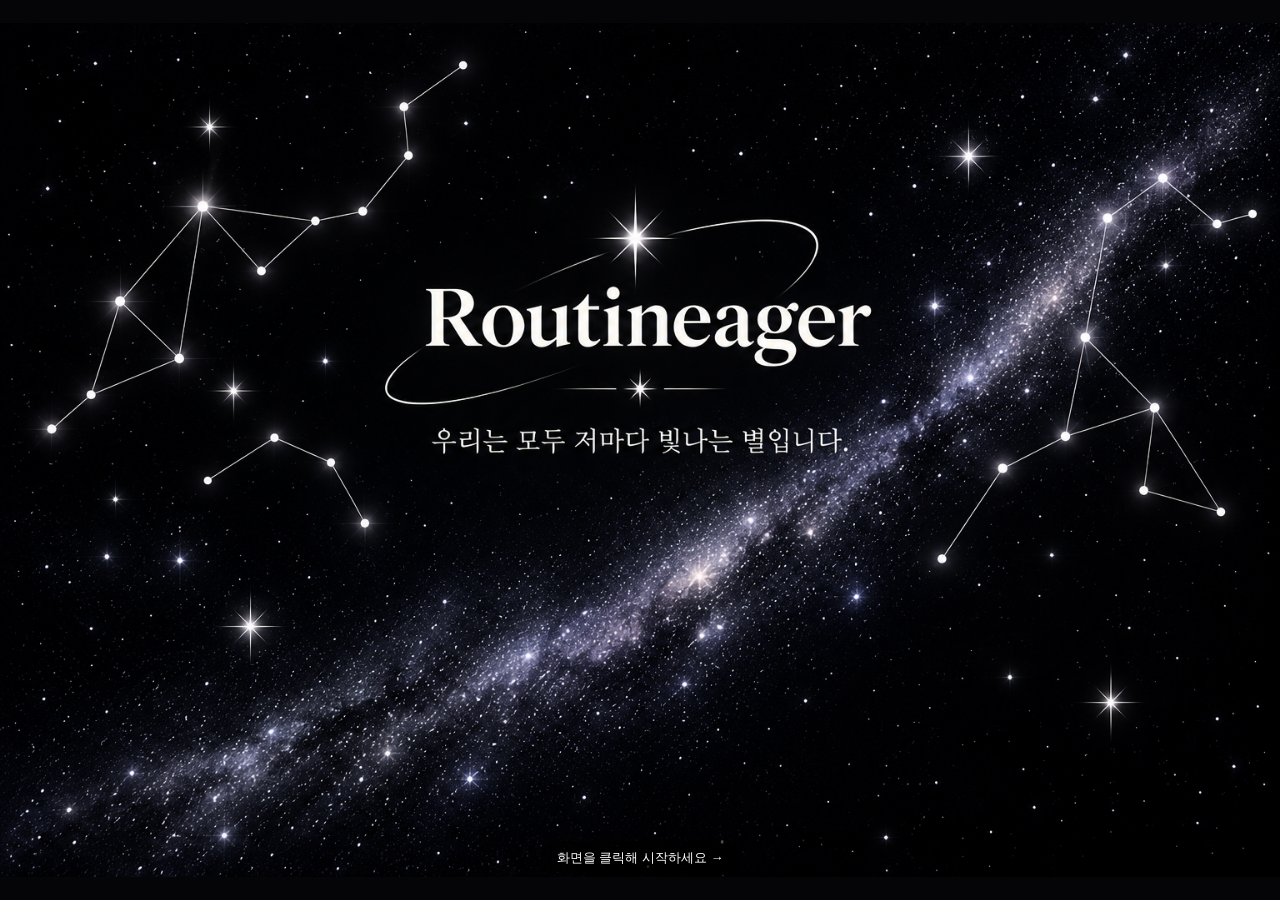
<file: index.html>
<!DOCTYPE html>
<html lang="ko">
<head>
  <meta charset="UTF-8">
  <meta name="viewport" content="width=device-width, initial-scale=1.0">
  <title>Routineager | 우리는 모두 저마다 빛나는 별입니다</title>

  <style>
    * {
      box-sizing: border-box;
    }

    body {
      margin: 0;
      background: #050508;
    }

    .intro {
      display: block;
      position: relative;
      width: 100%;
      min-height: 100vh;
      min-height: 100dvh;
      background: #050508;
      cursor: pointer;
      text-decoration: none;
    }

    .intro img {
      display: block;
      width: 100%;
      height: 100vh;
      height: 100dvh;
      object-fit: contain;
    }

    .intro-guide {
      position: absolute;
      bottom: 25px;
      left: 50%;
      transform: translateX(-50%);
      padding: 8px 16px;
      border-radius: 30px;
      background: rgba(0, 0, 0, 0.65);
      color: white;
      font-size: 13px;
      white-space: nowrap;
      font-family: sans-serif;
    }

    .intro:focus-visible {
      outline: 3px solid white;
      outline-offset: -6px;
    }
  </style>
</head>

<body>
  <a href="landing.html"
     class="intro"
     aria-label="루틴에이저 랜딩페이지로 이동하기">

    <img
      src="intro-bg.png"
      alt="별자리와 은하수 속 Routineager. 우리는 모두 저마다 빛나는 별입니다."
    >

    <span class="intro-guide">
      화면을 클릭해 시작하세요 →
    </span>
  </a>
</body>
</html>
</file>
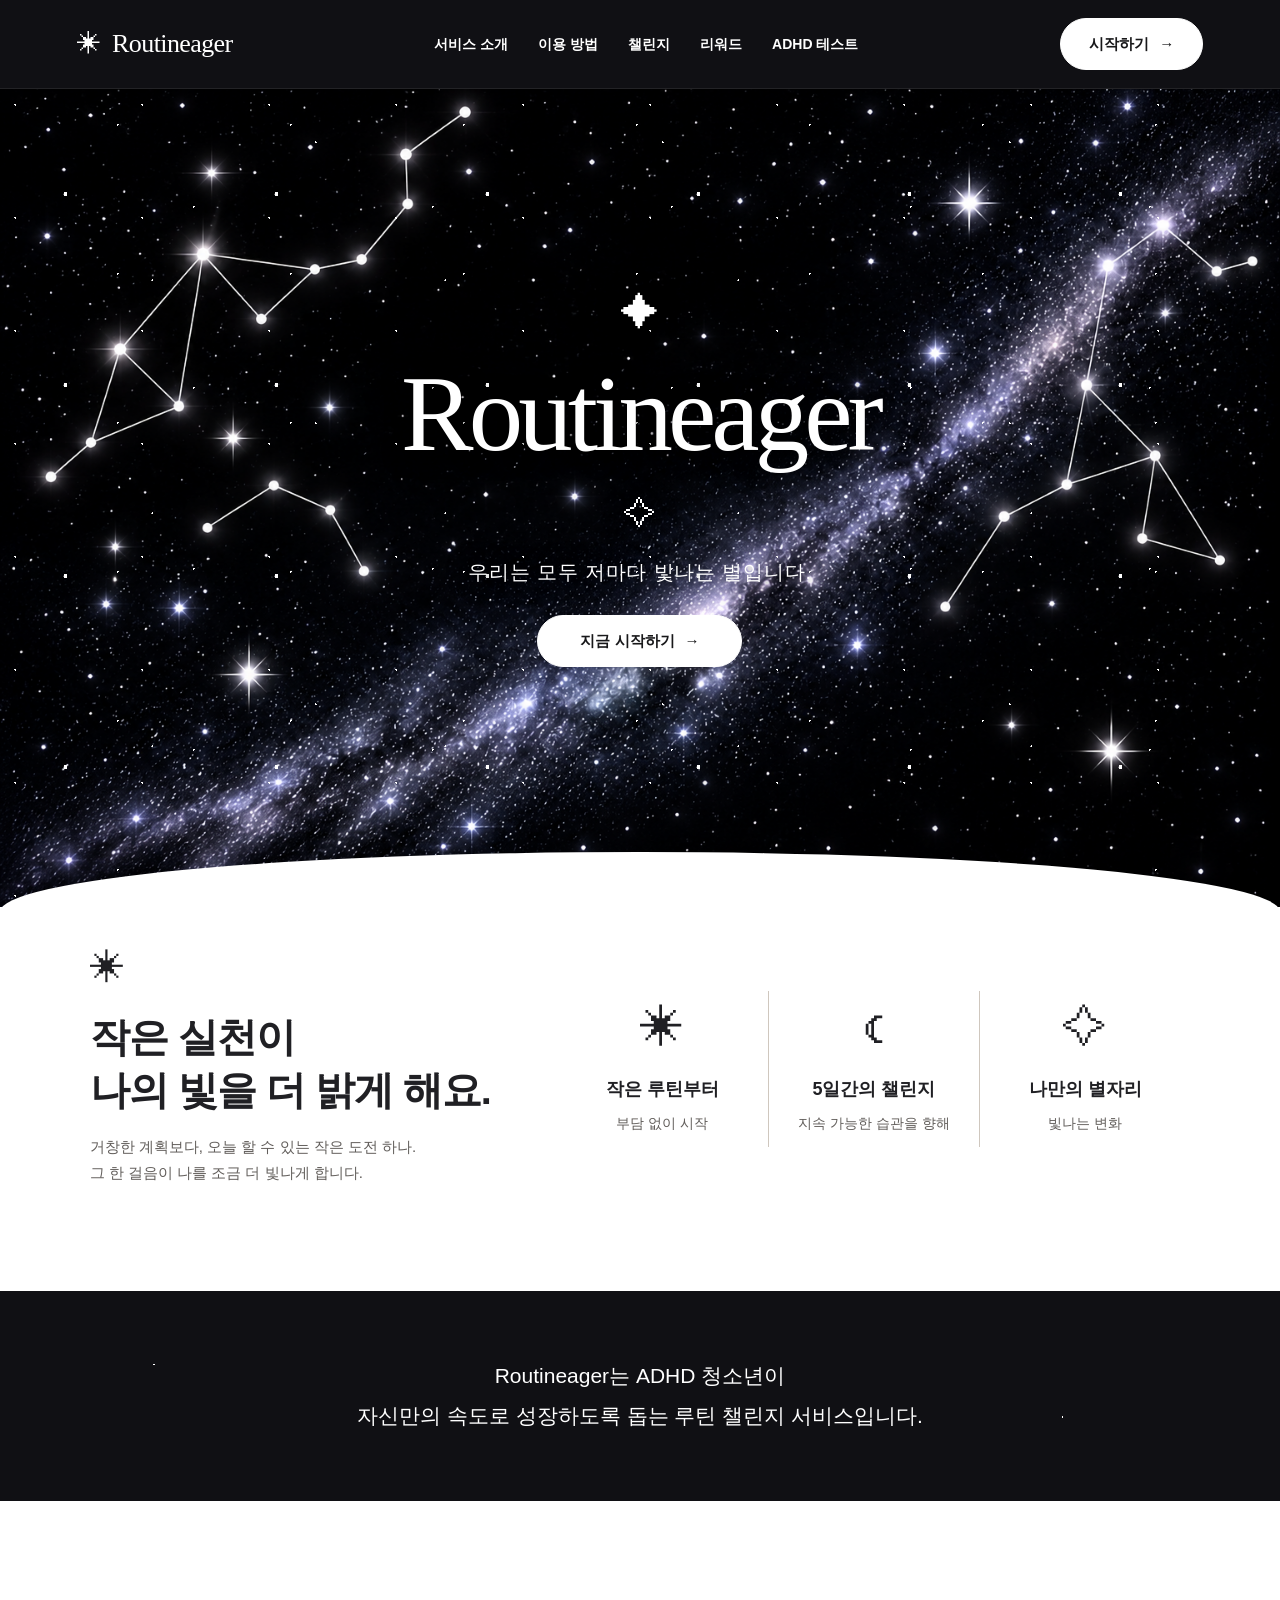
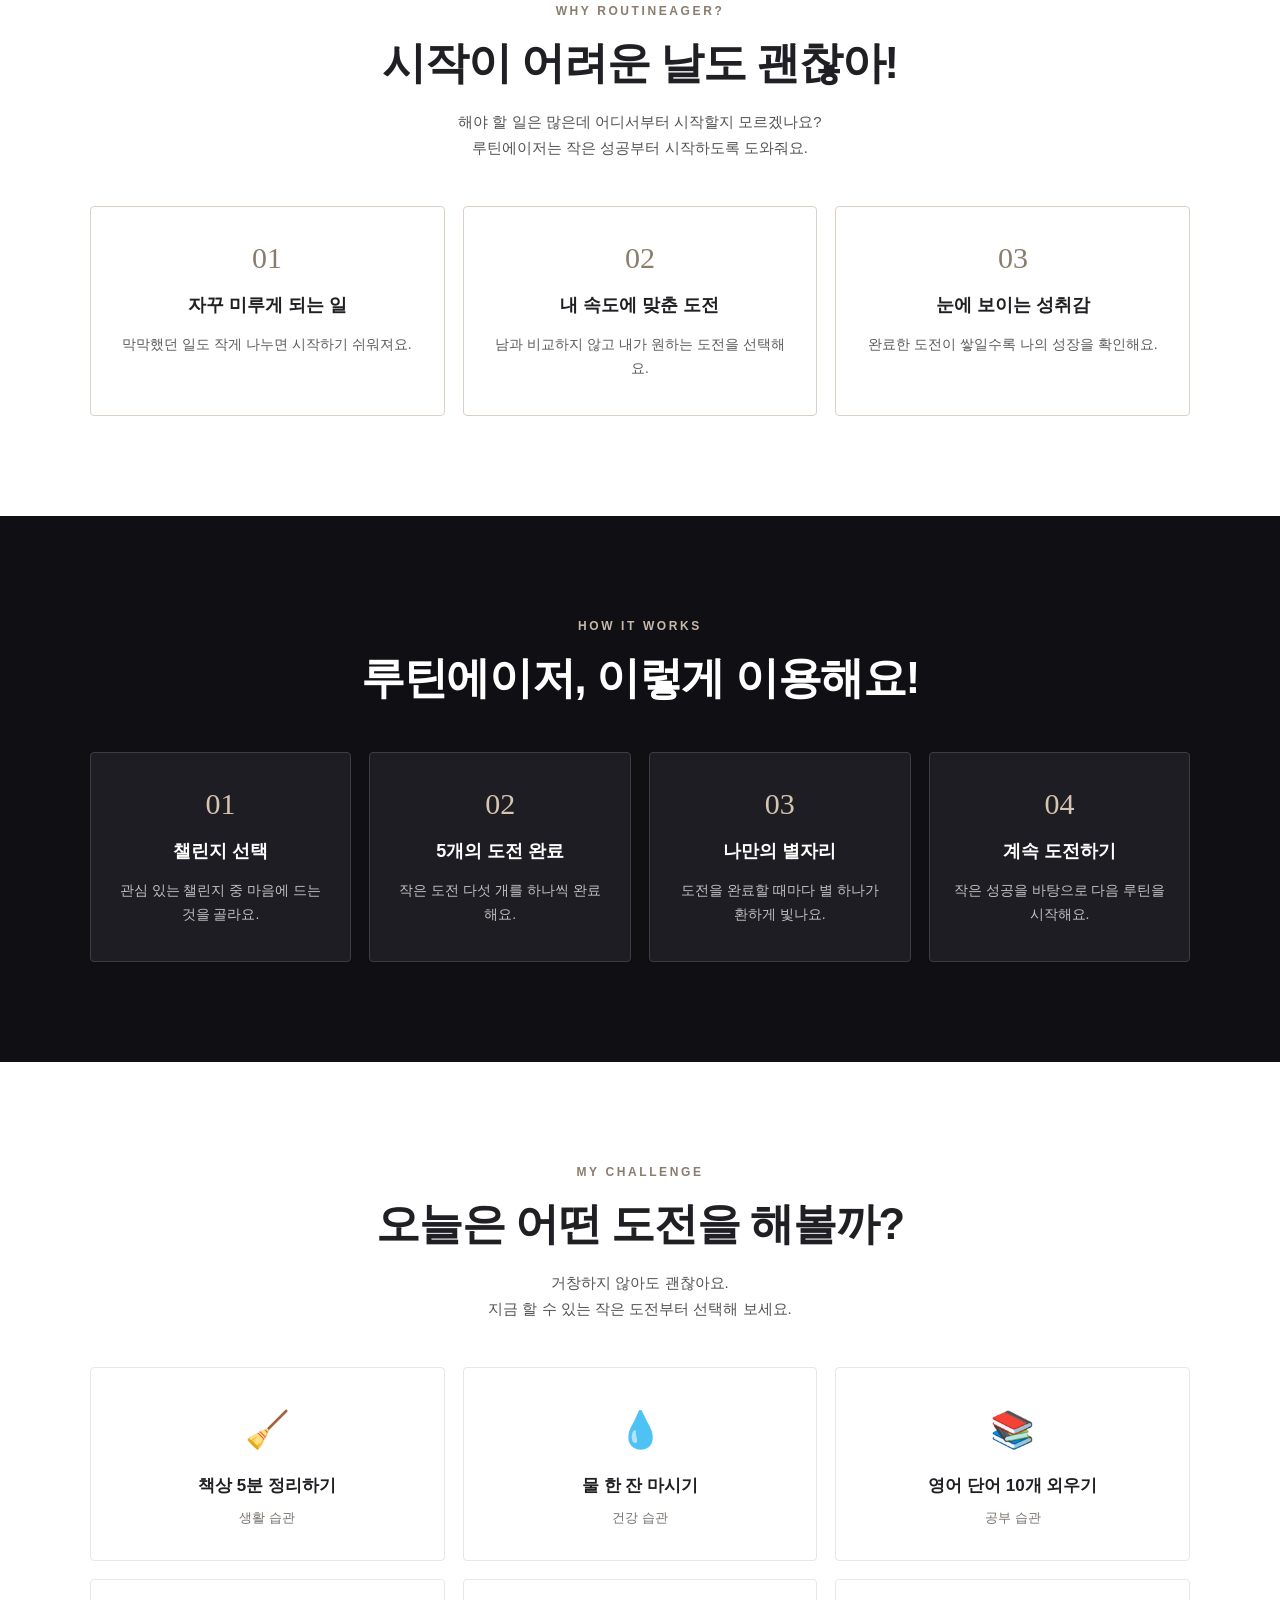
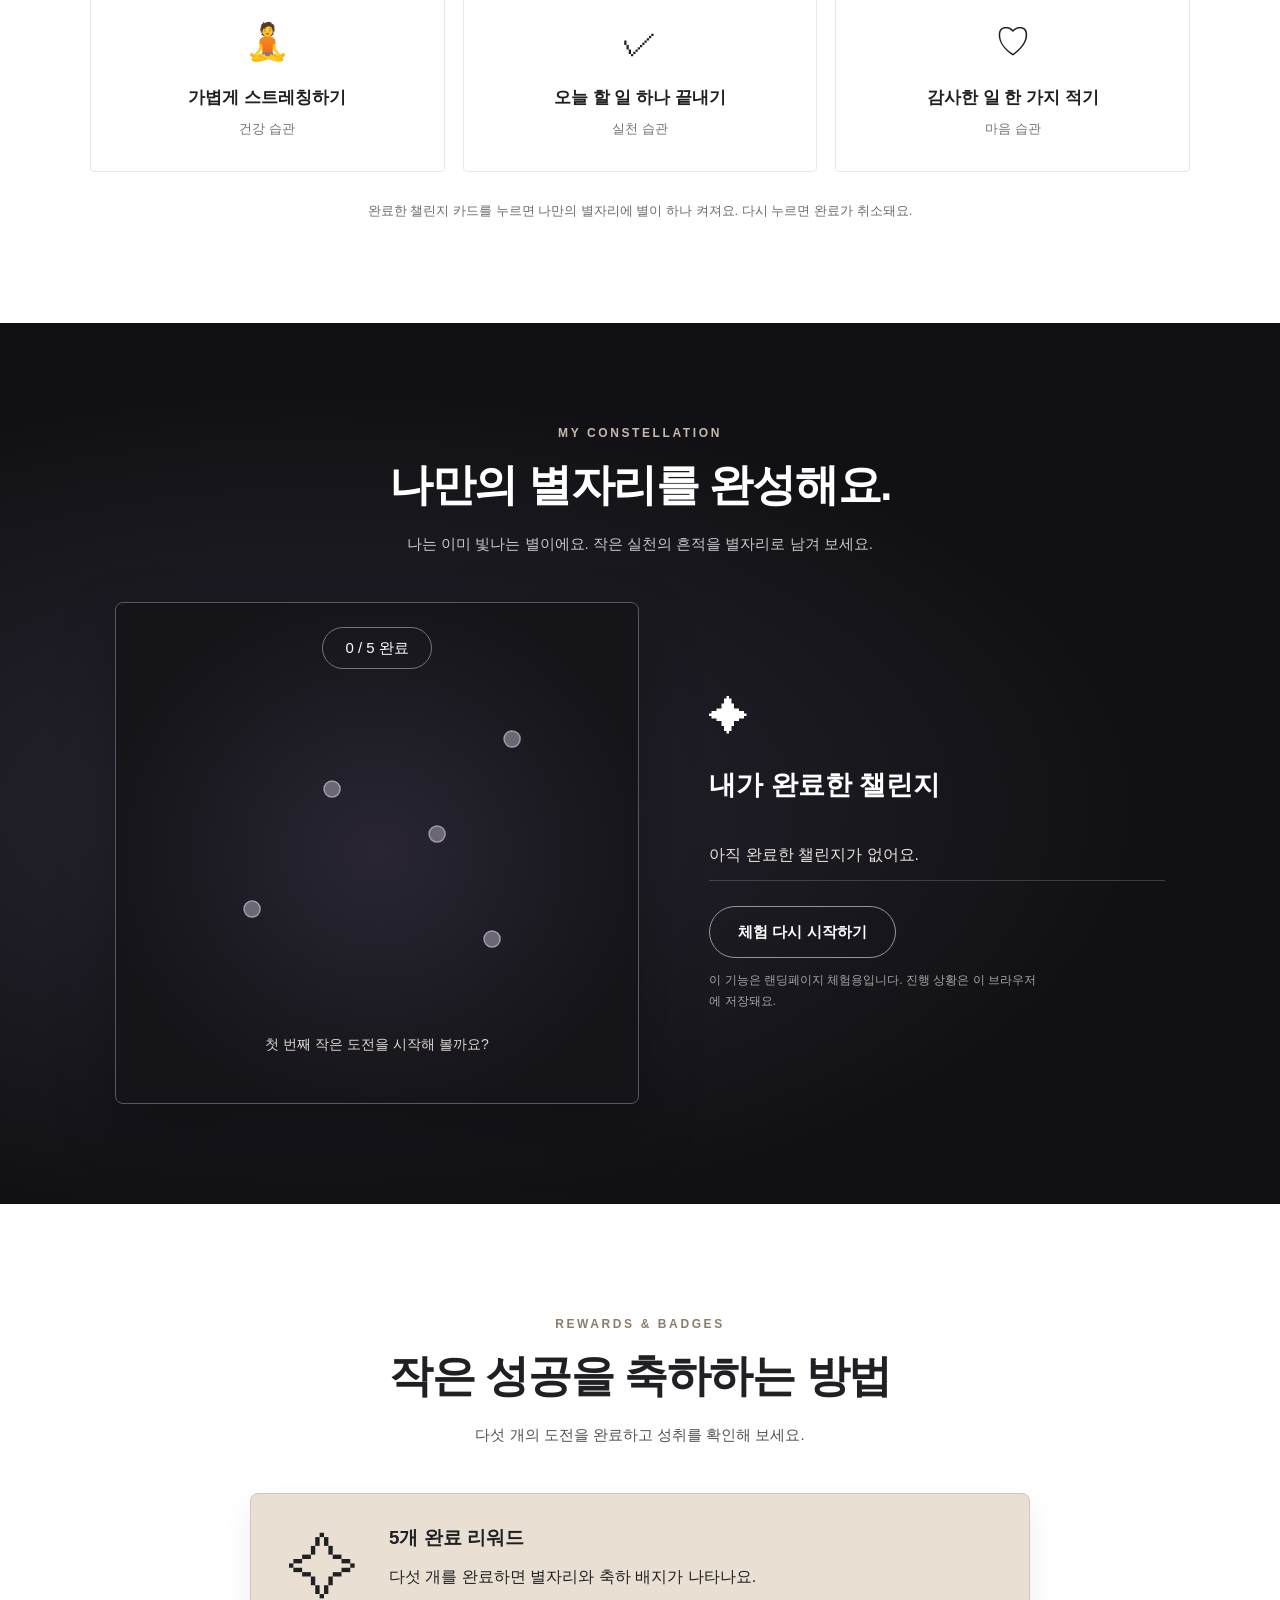
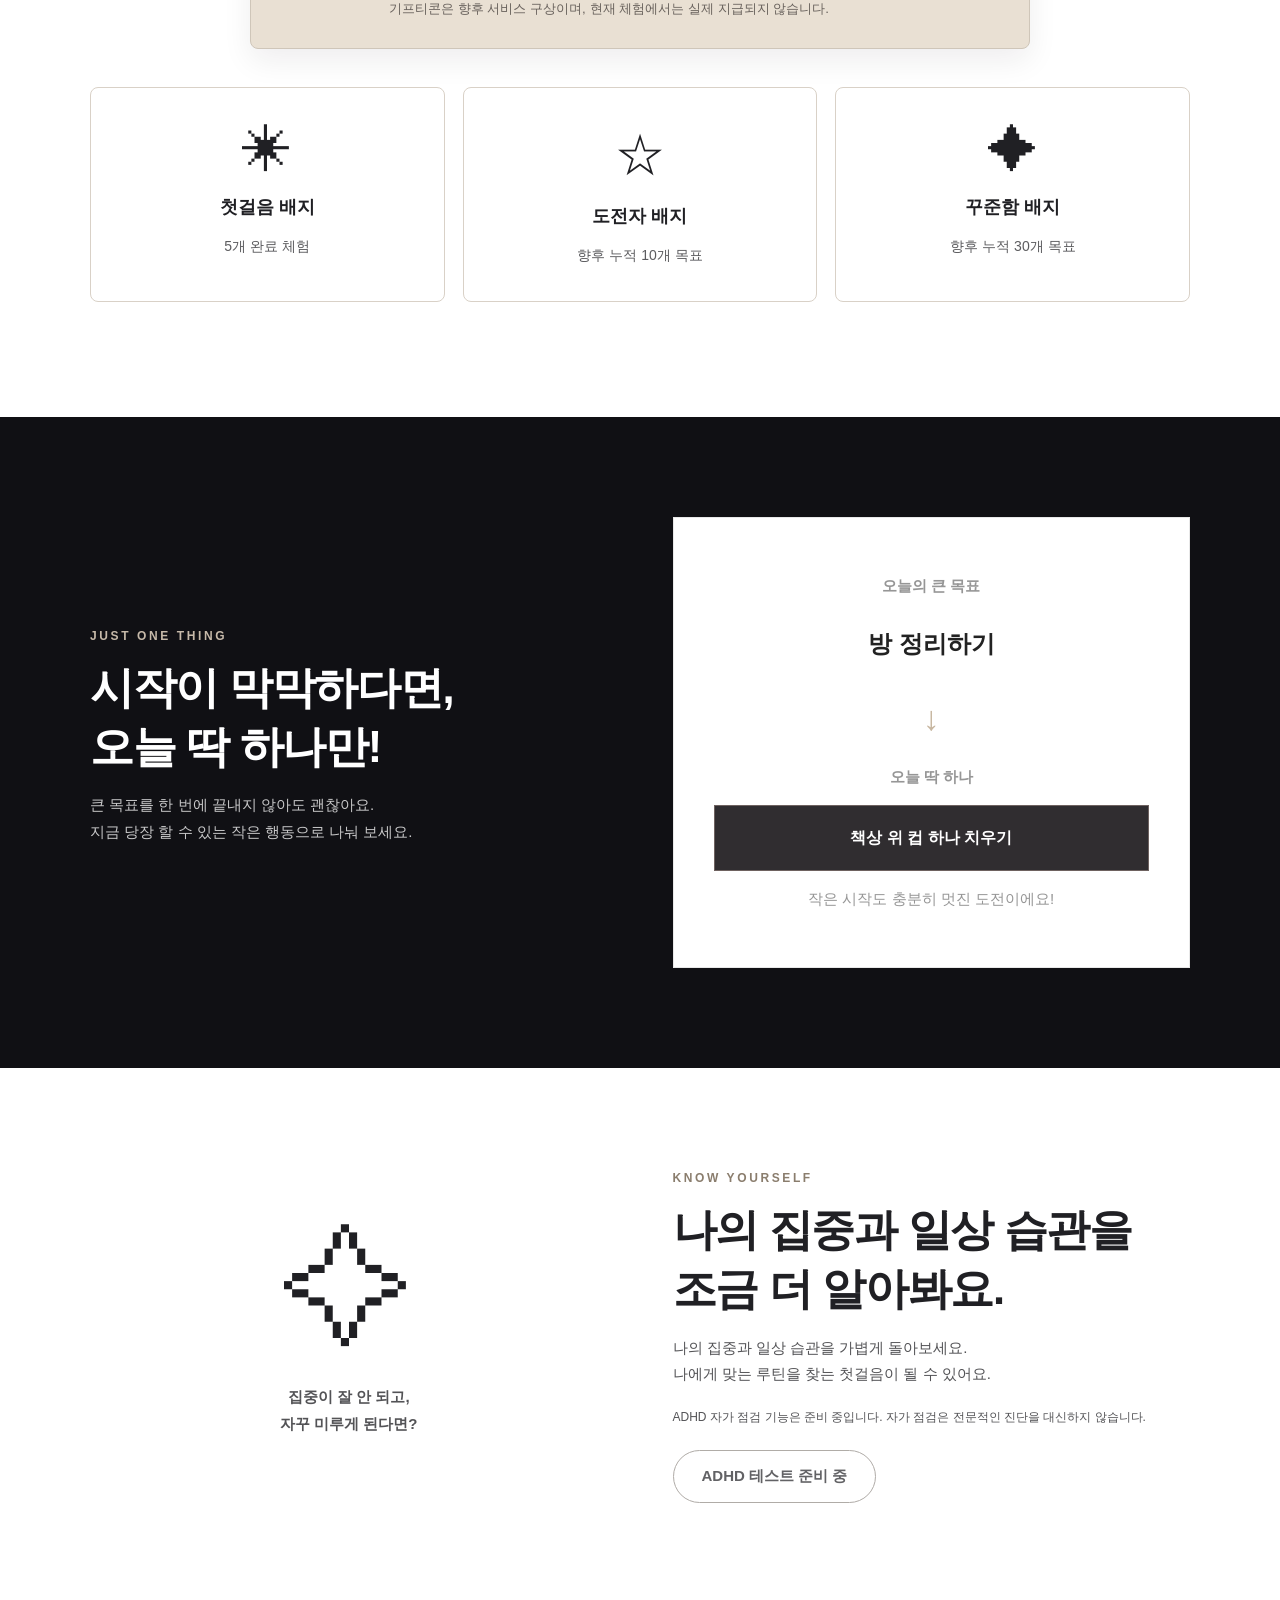
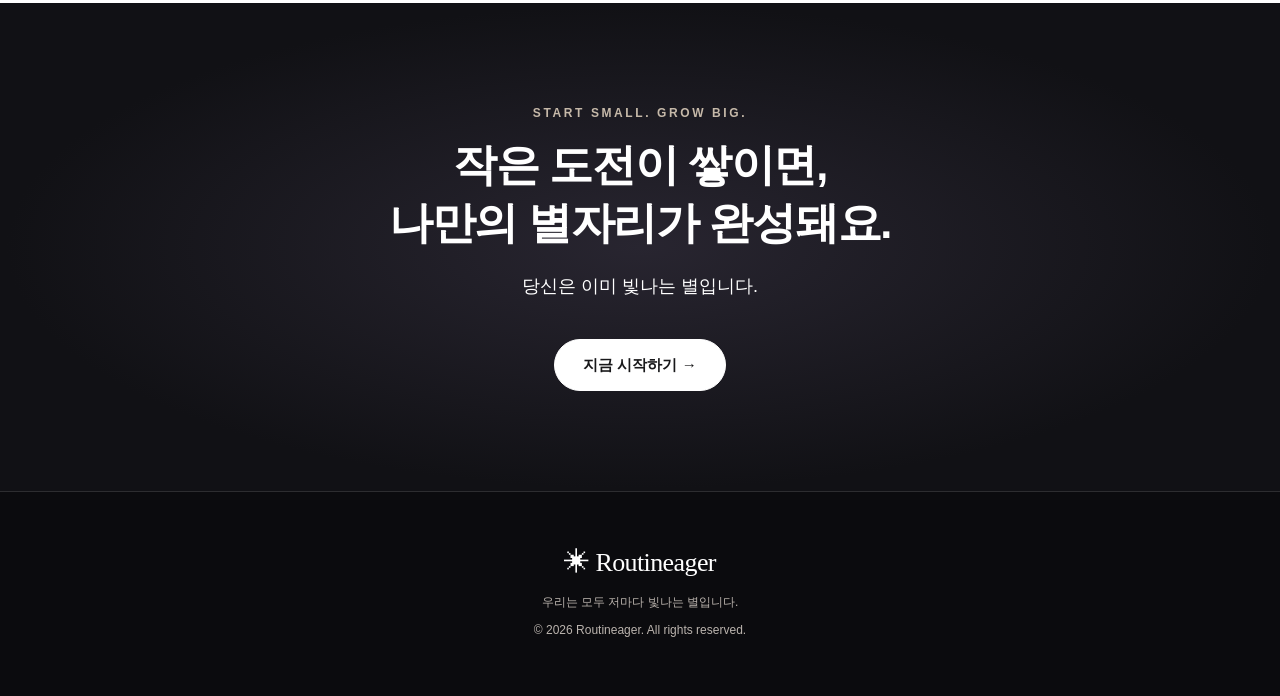
<file: landing.html>
<!doctype html>
<html lang="ko">
<head>
  <meta charset="utf-8">
  <meta name="viewport" content="width=device-width, initial-scale=1">
  <meta name="theme-color" content="#101014">
  <meta name="description" content="루틴에이저 — 우리는 모두 저마다 빛나는 별입니다. 작은 도전으로 나만의 별자리를 완성해 보세요.">
  <title>Routineager | 우리는 모두 저마다 빛나는 별입니다</title>
  <link rel="stylesheet" href="style.css">
  <script src="script.js" defer></script>
</head>
<body>
  <header class="site-header">
    <a class="logo" href="#home" aria-label="Routineager 홈"><span aria-hidden="true">✳</span> Routineager</a>
    <nav aria-label="주요 메뉴">
      <a href="#about">서비스 소개</a><a href="#how">이용 방법</a><a href="#challenge">챌린지</a><a href="#reward">리워드</a><a href="#test">ADHD 테스트</a>
    </nav>
    <a class="btn btn-light header-btn" href="#challenge">시작하기 <span aria-hidden="true">→</span></a>
  </header>
  <main>
    <section id="home" class="hero">
      <div class="night-sky" aria-hidden="true">
        <div class="galaxy"></div>
        <svg class="sky-constellations" viewBox="0 0 1440 650" preserveAspectRatio="xMidYMid slice">
          <g class="sky-lines">
            <polyline points="50,470 125,405 155,295 255,195 315,270 375,215 450,225 500,155 498,75 550,40"/>
            <polyline points="1110,475 1160,400 1240,365 1295,290 1250,235 1300,155 1370,215 1420,205"/>
            <polyline points="1160,400 1275,470 1295,290 1375,395 1420,445"/>
            <polyline points="270,500 325,455 385,485 410,540"/>
          </g>
          <g class="sky-nodes">
            <circle cx="50" cy="470" r="3"/><circle cx="125" cy="405" r="4"/><circle cx="155" cy="295" r="4"/><circle cx="255" cy="195" r="6"/><circle cx="315" cy="270" r="3"/><circle cx="375" cy="215" r="4"/><circle cx="450" cy="225" r="3"/><circle cx="500" cy="155" r="3"/><circle cx="498" cy="75" r="3"/><circle cx="550" cy="40" r="3"/>
            <circle cx="1110" cy="475" r="3"/><circle cx="1160" cy="400" r="4"/><circle cx="1240" cy="365" r="4"/><circle cx="1295" cy="290" r="5"/><circle cx="1250" cy="235" r="4"/><circle cx="1300" cy="155" r="4"/><circle cx="1370" cy="215" r="4"/><circle cx="1420" cy="205" r="3"/><circle cx="1275" cy="470" r="4"/><circle cx="1375" cy="395" r="4"/><circle cx="1420" cy="445" r="4"/>
            <circle cx="270" cy="500" r="3"/><circle cx="325" cy="455" r="4"/><circle cx="385" cy="485" r="3"/><circle cx="410" cy="540" r="3"/>
          </g>
          <g class="sky-sparkles"><path d="M740 90 v-32 M740 90 v32 M708 90 h64 M720 70 l40 40 M760 70 l-40 40"/><path d="M1080 250 v-24 M1080 250 v24 M1056 250 h48 M1063 233 l34 34 M1097 233 l-34 34"/><path d="M290 365 v-16 M290 365 v16 M274 365 h32"/></g>
        </svg>
      </div>
      <div class="hero-content">
        <span class="hero-ornament" aria-hidden="true">✦</span>
        <h1>Routineager</h1>
        <div class="title-star" aria-hidden="true">✧</div>
        <p>우리는 모두 저마다 빛나는 별입니다.</p>
        <a href="#challenge" class="btn btn-light hero-btn">지금 시작하기 <span aria-hidden="true">→</span></a>
      </div>
    </section>

    <section class="intro-band" aria-label="루틴에이저가 전하는 이야기">
      <div class="intro-copy"><span class="intro-symbol" aria-hidden="true">✳</span><h2>작은 실천이<br>나의 빛을 더 밝게 해요.</h2><p>거창한 계획보다, 오늘 할 수 있는 작은 도전 하나.<br>그 한 걸음이 나를 조금 더 빛나게 합니다.</p></div>
      <div class="intro-features">
        <div><span aria-hidden="true">✳</span><h3>작은 루틴부터</h3><p>부담 없이 시작</p></div>
        <div><span aria-hidden="true">☾</span><h3>5일간의 챌린지</h3><p>지속 가능한 습관을 향해</p></div>
        <div><span aria-hidden="true">✧</span><h3>나만의 별자리</h3><p>빛나는 변화</p></div>
      </div>
    </section>
    <div class="brand-statement"><p>Routineager는 ADHD 청소년이<br>자신만의 속도로 성장하도록 돕는 루틴 챌린지 서비스입니다.</p></div>

    <section id="about" class="section section-ivory">
      <div class="section-heading"><p class="eyebrow">WHY ROUTINEAGER?</p><h2>시작이 어려운 날도 괜찮아!</h2><p>해야 할 일은 많은데 어디서부터 시작할지 모르겠나요?<br>루틴에이저는 작은 성공부터 시작하도록 도와줘요.</p></div>
      <div class="grid grid-three">
        <article class="info-card"><span class="card-number">01</span><h3>자꾸 미루게 되는 일</h3><p>막막했던 일도 작게 나누면 시작하기 쉬워져요.</p></article>
        <article class="info-card"><span class="card-number">02</span><h3>내 속도에 맞춘 도전</h3><p>남과 비교하지 않고 내가 원하는 도전을 선택해요.</p></article>
        <article class="info-card"><span class="card-number">03</span><h3>눈에 보이는 성취감</h3><p>완료한 도전이 쌓일수록 나의 성장을 확인해요.</p></article>
      </div>
    </section>
    <section id="how" class="section section-dark">
      <div class="section-heading"><p class="eyebrow">HOW IT WORKS</p><h2>루틴에이저, 이렇게 이용해요!</h2></div>
      <div class="grid grid-four">
        <article class="info-card"><span class="card-number">01</span><h3>챌린지 선택</h3><p>관심 있는 챌린지 중 마음에 드는 것을 골라요.</p></article>
        <article class="info-card"><span class="card-number">02</span><h3>5개의 도전 완료</h3><p>작은 도전 다섯 개를 하나씩 완료해요.</p></article>
        <article class="info-card"><span class="card-number">03</span><h3>나만의 별자리</h3><p>도전을 완료할 때마다 별 하나가 환하게 빛나요.</p></article>
        <article class="info-card"><span class="card-number">04</span><h3>계속 도전하기</h3><p>작은 성공을 바탕으로 다음 루틴을 시작해요.</p></article>
      </div>
    </section>
    <section id="challenge" class="section section-ivory">
      <div class="section-heading"><p class="eyebrow">MY CHALLENGE</p><h2>오늘은 어떤 도전을 해볼까?</h2><p>거창하지 않아도 괜찮아요.<br>지금 할 수 있는 작은 도전부터 선택해 보세요.</p></div>
      <div id="challenge-list" class="grid grid-three challenge-grid">
        <button type="button" class="challenge-card" data-challenge="책상 5분 정리하기" aria-pressed="false"><span class="challenge-icon">🧹</span><strong>책상 5분 정리하기</strong><small>생활 습관</small></button>
        <button type="button" class="challenge-card" data-challenge="물 한 잔 마시기" aria-pressed="false"><span class="challenge-icon">💧</span><strong>물 한 잔 마시기</strong><small>건강 습관</small></button>
        <button type="button" class="challenge-card" data-challenge="영어 단어 10개 외우기" aria-pressed="false"><span class="challenge-icon">📚</span><strong>영어 단어 10개 외우기</strong><small>공부 습관</small></button>
        <button type="button" class="challenge-card" data-challenge="가볍게 스트레칭하기" aria-pressed="false"><span class="challenge-icon">🧘</span><strong>가볍게 스트레칭하기</strong><small>건강 습관</small></button>
        <button type="button" class="challenge-card" data-challenge="오늘 할 일 하나 끝내기" aria-pressed="false"><span class="challenge-icon">✓</span><strong>오늘 할 일 하나 끝내기</strong><small>실천 습관</small></button>
        <button type="button" class="challenge-card" data-challenge="감사한 일 한 가지 적기" aria-pressed="false"><span class="challenge-icon">♡</span><strong>감사한 일 한 가지 적기</strong><small>마음 습관</small></button>
      </div>
      <p class="challenge-hint">완료한 챌린지 카드를 누르면 나만의 별자리에 별이 하나 켜져요. 다시 누르면 완료가 취소돼요.</p>
    </section>
    <section id="progress-section" class="section section-dark constellation-section">
      <div class="section-heading"><p class="eyebrow">MY CONSTELLATION</p><h2>나만의 별자리를 완성해요.</h2><p>나는 이미 빛나는 별이에요. 작은 실천의 흔적을 별자리로 남겨 보세요.</p></div>
      <div class="progress-layout">
        <div class="constellation-panel"><div class="progress-count" id="progress" aria-live="polite">0 / 5 완료</div>
          <svg id="my-constellation" viewBox="0 0 400 340" role="img" aria-label="다섯 개의 도전으로 완성하는 별자리. 현재 완료 0개">
            <g class="constellation-links"><line x1="75" y1="240" x2="155" y2="120"/><line x1="155" y1="120" x2="260" y2="165"/><line x1="260" y1="165" x2="335" y2="70"/><line x1="335" y1="70" x2="315" y2="270"/><line x1="315" y1="270" x2="75" y2="240"/></g>
            <g class="constellation-stars"><circle cx="75" cy="240" r="8"/><circle cx="155" cy="120" r="8"/><circle cx="260" cy="165" r="8"/><circle cx="335" cy="70" r="8"/><circle cx="315" cy="270" r="8"/></g>
          </svg>
          <p id="progress-message" aria-live="polite">첫 번째 작은 도전을 시작해 볼까요?</p>
        </div>
        <div class="progress-details"><span class="mini-star" aria-hidden="true">✦</span><h3>내가 완료한 챌린지</h3><ul id="completed-list" aria-live="polite"><li class="empty-message">아직 완료한 챌린지가 없어요.</li></ul><button id="reset-btn" class="btn btn-outline-light" type="button">체험 다시 시작하기</button><p class="demo-note">이 기능은 랜딩페이지 체험용입니다. 진행 상황은 이 브라우저에 저장돼요.</p></div>
      </div>
    </section>
    <section id="reward" class="section section-ivory">
      <div class="section-heading"><p class="eyebrow">REWARDS & BADGES</p><h2>작은 성공을 축하하는 방법</h2><p>다섯 개의 도전을 완료하고 성취를 확인해 보세요.</p></div>
      <div class="reward-highlight"><span aria-hidden="true">✧</span><div><h3>5개 완료 리워드</h3><p>다섯 개를 완료하면 별자리와 축하 배지가 나타나요.</p><small>기프티콘은 향후 서비스 구상이며, 현재 체험에서는 실제 지급되지 않습니다.</small></div></div>
      <div class="grid grid-three badge-grid"><article class="info-card"><span class="badge-icon">✳</span><h3>첫걸음 배지</h3><p>5개 완료 체험</p></article><article class="info-card"><span class="badge-icon">☆</span><h3>도전자 배지</h3><p>향후 누적 10개 목표</p></article><article class="info-card"><span class="badge-icon">✦</span><h3>꾸준함 배지</h3><p>향후 누적 30개 목표</p></article></div>
    </section>
    <section id="one-thing" class="section section-dark"><div class="split-layout"><div><p class="eyebrow">JUST ONE THING</p><h2>시작이 막막하다면,<br>오늘 딱 하나만!</h2><p>큰 목표를 한 번에 끝내지 않아도 괜찮아요.<br>지금 당장 할 수 있는 작은 행동으로 나눠 보세요.</p></div><div class="one-thing-card"><p class="task-label">오늘의 큰 목표</p><h3>방 정리하기</h3><div class="task-arrow">↓</div><p class="task-label">오늘 딱 하나</p><div class="tiny-task">책상 위 컵 하나 치우기</div><p>작은 시작도 충분히 멋진 도전이에요!</p></div></div></section>
    <section id="test" class="section section-ivory"><div class="split-layout test-layout"><div class="test-visual"><span aria-hidden="true">✧</span><p>집중이 잘 안 되고,<br>자꾸 미루게 된다면?</p></div><div><p class="eyebrow">KNOW YOURSELF</p><h2>나의 집중과 일상 습관을<br>조금 더 알아봐요.</h2><p>나의 집중과 일상 습관을 가볍게 돌아보세요.<br>나에게 맞는 루틴을 찾는 첫걸음이 될 수 있어요.</p><p class="test-notice">ADHD 자가 점검 기능은 준비 중입니다. 자가 점검은 전문적인 진단을 대신하지 않습니다.</p><span class="btn btn-outline-dark test-placeholder">ADHD 테스트 준비 중</span></div></div></section>
    <section id="start" class="final-cta"><p class="eyebrow">START SMALL. GROW BIG.</p><h2>작은 도전이 쌓이면,<br>나만의 별자리가 완성돼요.</h2><p>당신은 이미 빛나는 별입니다.</p><a class="btn btn-light" href="#challenge">지금 시작하기 →</a></section>
  </main>
  <footer class="site-footer"><div class="footer-brand">✳ Routineager</div><p>우리는 모두 저마다 빛나는 별입니다.</p><p>© 2026 Routineager. All rights reserved.</p></footer>
  <div id="success-modal" class="modal-overlay" hidden><div class="success-modal" role="dialog" aria-modal="true" aria-labelledby="success-title"><div class="success-emoji" aria-hidden="true">✦</div><h2 id="success-title">나만의 별자리 완성!</h2><p>작은 도전 다섯 개를 완료했어요.<br>오늘 남긴 다섯 걸음을 축하해요!</p><div class="success-badge">✳ 첫 번째 별자리 배지 획득!</div><p class="reward-notice">현재는 체험용 화면으로 실제 기프티콘은 지급되지 않아요.</p><button id="close-modal" type="button" class="btn btn-dark">별자리 보러 가기</button></div></div>
</body>
</html>
</file>
<file: style.css>
:root{--night:#101014;--night2:#19191e;--ivory:#f6f1e9;--paper:#fffdf9;--ink:#202024;--muted:#716c69;--line:#ded8cf;--silver:#d5d0d0}
*{box-sizing:border-box}html{scroll-behavior:smooth}body{margin:0;font-family:"Apple SD Gothic Neo","Malgun Gothic",sans-serif;line-height:1.75;background:var(--night);color:var(--ink);overflow-wrap:break-word}a{color:inherit;text-decoration:none}button{font:inherit}button,a{-webkit-tap-highlight-color:transparent}a:focus-visible,button:focus-visible{outline:3px solid #b6a68d;outline-offset:4px}section{scroll-margin-top:90px}.btn{display:inline-flex;align-items:center;justify-content:center;gap:10px;min-height:48px;padding:12px 28px;border-radius:100px;font-size:15px;font-weight:700;cursor:pointer;transition:transform .2s,background .2s}.btn:hover{transform:translateY(-2px)}.btn-light{background:var(--ivory);color:#18181a;border:1px solid var(--ivory)}.btn-light:hover{background:#e6ddd0}.btn-outline-light{background:transparent;color:var(--ivory);border:1px solid #99949a}.btn-outline-light:hover{background:#333238}.btn-outline-dark{border:1px solid #8f8983;background:transparent;color:var(--ink)}.btn-dark{background:var(--night);color:var(--ivory);border:1px solid var(--night)}
.site-header{position:relative;z-index:5;display:flex;align-items:center;justify-content:space-between;gap:24px;padding:18px 6%;background:var(--night);color:var(--ivory);border-bottom:1px solid #ffffff14}.logo,.footer-brand{font-family:Georgia,"Times New Roman",serif;font-size:26px;letter-spacing:-.6px;white-space:nowrap}.logo span{font-family:serif;margin-right:6px;font-size:24px}.site-header nav{display:flex;gap:30px;align-items:center}.site-header nav a{font-size:14px;font-weight:600;white-space:nowrap}.site-header nav a:hover{color:#d0c2b0}.header-btn{min-height:44px;white-space:nowrap}
.hero{position:relative;isolation:isolate;min-height:580px;display:grid;place-items:center;overflow:hidden;background:radial-gradient(ellipse at 52% 60%,#222129 0%,#141419 42%,#0d0d10 88%);color:var(--ivory);text-align:center}.night-sky{position:absolute;inset:0;z-index:-1;pointer-events:none;background-image:radial-gradient(1px 1px at 12% 14%,#fff 95%,transparent),radial-gradient(1px 1px at 68% 24%,#fff 95%,transparent),radial-gradient(2px 2px at 31% 55%,#fff 95%,transparent),radial-gradient(1px 1px at 81% 65%,#fff 95%,transparent),radial-gradient(1px 1px at 52% 82%,#fff 95%,transparent),radial-gradient(1px 1px at 91% 19%,#fff 95%,transparent);background-size:127px 113px,173px 149px,211px 191px,239px 181px,293px 233px,347px 281px}.galaxy{position:absolute;width:110%;height:180px;left:10%;top:38%;transform:rotate(-27deg);opacity:.72;filter:blur(9px);background:radial-gradient(ellipse at 50% 50%,#ffffff45 0%,#aaa8c044 9%,#ffffff12 22%,transparent 62%);mask-image:linear-gradient(90deg,transparent,#000 30%,#000 70%,transparent)}.galaxy:after{content:"";position:absolute;inset:-50px;background-image:radial-gradient(1px 1px at 15% 40%,white 95%,transparent),radial-gradient(1px 1px at 30% 70%,white 95%,transparent),radial-gradient(1px 1px at 45% 30%,white 95%,transparent),radial-gradient(1px 1px at 65% 60%,white 95%,transparent),radial-gradient(1px 1px at 82% 35%,white 95%,transparent);background-size:19px 23px,29px 31px,37px 43px,47px 41px,61px 53px}.sky-constellations{position:absolute;width:100%;height:100%;inset:0}.sky-lines{fill:none;stroke:#e9e8ed;stroke-width:1;stroke-opacity:.66}.sky-nodes{fill:#fff;filter:drop-shadow(0 0 6px #fff)}.sky-sparkles{fill:none;stroke:#fff;stroke-width:1.2;filter:drop-shadow(0 0 7px #fff)}.hero-content{position:relative;z-index:1;padding:95px 20px 140px;text-shadow:0 2px 25px #000}.hero-ornament{font-size:38px;color:#fff;display:block;margin-bottom:8px}.hero h1{margin:0;font:400 clamp(54px,8.5vw,112px)/1.1 Georgia,"Times New Roman",serif;letter-spacing:-.045em}.title-star{font-size:32px;margin:12px 0 3px}.hero-content p{margin:10px 0 25px;font-size:clamp(15px,1.8vw,20px);letter-spacing:.04em}.hero-btn{min-width:205px;text-shadow:none}
.intro-band{position:relative;z-index:1;margin-top:-55px;padding:85px 7% 90px;display:grid;grid-template-columns:1.3fr 2fr;align-items:center;gap:55px;background:var(--ivory);border-radius:50% 50% 0 0 / 60px 60px 0 0}.intro-copy{max-width:420px}.intro-symbol{font-size:35px}.intro-copy h2{font-size:clamp(28px,3.1vw,43px);line-height:1.35;letter-spacing:-1px;margin:12px 0 16px}.intro-copy p{color:#625e5b;font-size:15px}.intro-features{display:grid;grid-template-columns:repeat(3,minmax(0,1fr));text-align:center}.intro-features>div{padding:12px 18px}.intro-features>div+div{border-left:1px solid #cfc7be}.intro-features span{display:block;font:44px Georgia,serif;margin-bottom:20px}.intro-features h3{font-size:18px;margin:0 0 5px}.intro-features p{margin:0;color:#625e5b;font-size:14px}.brand-statement{padding:65px 20px;background:var(--night);color:var(--ivory);text-align:center;background-image:radial-gradient(1px 1px at 12% 35%,#fff 90%,transparent),radial-gradient(1px 1px at 83% 60%,#fff 90%,transparent)}.brand-statement p{margin:0;font-size:clamp(16px,2vw,21px);line-height:1.9}
.section{padding:100px 7%}.section-ivory{background:var(--ivory);color:var(--ink)}.section-dark{background:var(--night);color:var(--ivory)}.section-heading{max-width:760px;margin:0 auto 45px;text-align:center}.eyebrow{margin:0 0 12px;font-size:12px;letter-spacing:2.6px;font-weight:800;color:#8a7d6d}.section-dark .eyebrow,.final-cta .eyebrow{color:#c6b9a9}.section-heading h2,.split-layout h2,.final-cta h2{font-size:clamp(28px,3.4vw,44px);line-height:1.35;letter-spacing:-1.3px;margin:0 0 16px}.section-heading>p:last-child,.split-layout>div>p:not(.eyebrow){font-size:15px;opacity:.77}.grid{display:grid;gap:18px;max-width:1140px;margin:0 auto}.grid-three{grid-template-columns:repeat(3,minmax(0,1fr))}.grid-four{grid-template-columns:repeat(4,minmax(0,1fr))}.info-card{padding:34px 24px;border:1px solid #d9d1c7;background:var(--paper);border-radius:4px;text-align:center}.section-dark .info-card{background:#1d1d23;border-color:#3d3b43}.card-number{display:block;font:30px Georgia,serif;color:#8a7d6d;margin-bottom:15px}.section-dark .card-number{color:#d5c5ae}.info-card h3{font-size:18px;margin:0 0 10px}.info-card p{font-size:14px;opacity:.73;margin:0}.challenge-card{min-height:185px;padding:30px 18px;border:1px solid #d6cec3;border-radius:4px;background:var(--paper);color:var(--ink);text-align:center;cursor:pointer;transition:transform .2s,border .2s,background .2s}.challenge-card:hover{transform:translateY(-3px);border-color:#93816c}.challenge-icon{display:block;font-size:36px;margin-bottom:10px}.challenge-card strong{display:block;font-size:17px}.challenge-card small{display:block;font-size:13px;color:#77716c;margin-top:6px}.challenge-card.completed{background:#e8e0d3;border-color:#8b7760}.challenge-card.completed:after{content:"✦ 완료";display:block;color:#5d4b39;font-weight:700;margin-top:8px}.challenge-hint{text-align:center;color:#716b66;font-size:13px;margin:28px auto 0;max-width:650px}
.constellation-section{background:radial-gradient(ellipse at 25% 55%,#282632,#111115 60%)}.progress-layout{display:grid;grid-template-columns:1.15fr 1fr;align-items:center;gap:70px;max-width:1050px;margin:auto}.constellation-panel{border:1px solid #5a5662;background:radial-gradient(ellipse at center,#292632,#141419 75%);padding:24px 25px 12px;text-align:center;border-radius:8px;box-shadow:0 25px 60px #0004}.progress-count{display:inline-block;padding:7px 22px;border:1px solid #77717b;border-radius:30px;color:var(--ivory);font-size:15px}#my-constellation{width:100%;height:auto;max-height:340px}.constellation-links line{stroke:#f8f1e4;stroke-width:1.7;opacity:0;transition:opacity .6s}.constellation-links line.lit{opacity:.7}.constellation-stars circle{fill:#6b6775;stroke:#a19aa7;stroke-width:1.5;transition:fill .3s,filter .3s}.constellation-stars circle.lit{fill:#fff;stroke:#fff;filter:drop-shadow(0 0 8px #fff)}#progress-message{min-height:45px;color:#e1d8d0;font-size:14px}.progress-details h3{font-size:27px;margin:10px 0 20px}.mini-star{font-size:40px}.progress-details ul{list-style:none;margin:0 0 25px;padding:0}.progress-details li{padding:11px 0;border-bottom:1px solid #ffffff2e;color:#e9e2da}.progress-details li:not(.empty-message):before{content:"✦ ";color:#e3d0af}.demo-note{font-size:12px;color:#aaa3a3;max-width:330px}.reward-highlight{display:flex;align-items:center;gap:30px;max-width:780px;margin:0 auto 38px;padding:28px 38px;border:1px solid #cfc6b9;background:#e9e0d3}.reward-highlight>span{font:70px Georgia,serif}.reward-highlight h3{margin:0 0 8px}.reward-highlight p{margin:0}.reward-highlight small{display:block;margin-top:6px;color:#68615c}.badge-icon{display:block;font:50px Georgia,serif;margin-bottom:12px}.split-layout{display:grid;grid-template-columns:1fr 1fr;gap:65px;align-items:center;max-width:1100px;margin:auto}.one-thing-card{padding:40px;border:1px solid #58545d;text-align:center;background:#1d1d23}.one-thing-card h3{font-size:24px}.task-label{color:#d2c3b0!important;font-weight:700;font-size:13px}.task-arrow{font-size:34px;color:#c7b6a0}.tiny-task{padding:18px;border:1px solid #6e6260;background:#302d30;font-weight:700}.one-thing-card>p:last-child{color:#d2cbc5}.test-visual{text-align:center;padding:30px}.test-visual span{font:130px Georgia,serif}.test-visual p{font-weight:700;font-size:19px}.test-notice{font-size:12px!important;margin-top:20px}.test-placeholder{opacity:.7;cursor:default;margin-top:10px}.final-cta{text-align:center;padding:100px 20px;background:radial-gradient(ellipse at center,#282530,#111115 70%);color:var(--ivory)}.final-cta>p:not(.eyebrow){font-size:18px}.final-cta .btn{margin-top:18px}.site-footer{text-align:center;padding:48px 20px;background:#0b0b0e;color:var(--ivory);border-top:1px solid #ffffff24}.site-footer p{color:#bbb4ae;font-size:12px;margin:7px 0}.footer-brand{font-size:26px}
.modal-overlay{position:fixed;inset:0;z-index:20;display:grid;place-items:center;padding:20px;background:#09090cda}.modal-overlay[hidden]{display:none}.success-modal{max-width:440px;width:100%;max-height:90vh;overflow-y:auto;padding:38px 28px;background:var(--ivory);color:var(--ink);text-align:center;border:1px solid #b4a28b;box-shadow:0 30px 90px #0009}.success-emoji{font:70px Georgia,serif}.success-modal h2{font-size:29px;margin:6px 0 15px}.success-modal p{font-size:15px}.success-badge{padding:15px;background:#e6dccd;margin:22px 0;font-weight:700}.reward-notice{font-size:12px!important;color:#6b6661}
@media(max-width:1050px){.site-header{flex-wrap:wrap;justify-content:center}.site-header nav{order:3;flex-basis:100%;justify-content:center}.intro-band{grid-template-columns:1fr;gap:30px}.intro-copy{text-align:center;max-width:none}.grid-four{grid-template-columns:repeat(2,minmax(0,1fr))}}
@media(max-width:700px){.site-header{gap:10px;padding:15px 4%}.logo{font-size:22px}.site-header nav{gap:12px;flex-wrap:wrap}.site-header nav a{font-size:12px}.header-btn{font-size:12px;padding:8px 14px;min-height:38px}.hero{min-height:490px}.hero-content{padding:80px 15px 115px}.hero h1{font-size:clamp(44px,11vw,70px)}.hero-ornament{font-size:27px}.hero-content p{font-size:14px}.sky-constellations{width:145%;left:-22.5%;opacity:.65}.intro-band{margin-top:-35px;padding:70px 6% 55px;border-radius:50% 50% 0 0 / 36px 36px 0 0}.intro-features{grid-template-columns:1fr}.intro-features>div{padding:20px 10px}.intro-features>div+div{border-left:0;border-top:1px solid #d0c8be}.intro-features span{margin-bottom:8px}.brand-statement{padding:50px 18px}.section{padding:75px 6%}.grid-three,.grid-four,.progress-layout,.split-layout{grid-template-columns:1fr}.progress-layout,.split-layout{gap:30px}.info-card{padding:28px 20px}.progress-details{text-align:center}.progress-details ul{text-align:left}.demo-note{margin-left:auto;margin-right:auto}.reward-highlight{flex-direction:column;gap:5px;text-align:center;padding:25px}.one-thing-card{padding:30px 20px}.test-visual span{font-size:85px}.final-cta{padding:80px 6%}}
@media(prefers-reduced-motion:reduce){html{scroll-behavior:auto}*,*::before,*::after{transition:none!important;animation:none!important}}

/* 2026-11-03: 시안 비율에 맞춘 전체 화면 별자리 히어로 */
@media (min-width: 701px) {
  .hero {
    min-height: max(720px, calc(100svh - 82px));
  }
  .hero-content {
    min-height: max(720px, calc(100svh - 82px));
    display: flex;
    flex-direction: column;
    align-items: center;
    justify-content: center;
    padding: 75px 20px 125px;
  }
  .night-sky .galaxy { top: 48%; height: 220px; }
}
@media (max-width: 700px) {
  .hero { min-height: max(600px, calc(100svh - 132px)); }
  .hero-content {
    min-height: max(600px, calc(100svh - 132px));
    display: flex;
    flex-direction: column;
    align-items: center;
    justify-content: center;
    padding: 70px 15px 110px;
  }
  .night-sky .galaxy { top: 48%; }
}
/* 리워드가 다른 섹션과 구분되어 확실하게 보이도록 */
#reward { padding-top: 110px; padding-bottom: 115px; }
#reward .reward-highlight { border-radius: 8px; box-shadow: 0 12px 30px #16131a12; }
#reward .badge-grid .info-card { border-radius: 8px; }


/* 밝은 영역을 화이트로 통일 */
:root {
  --cream: #ffffff;
  --ivory: #ffffff;
  --paper: #ffffff;
}

body,
.hero-feature-band,
.about-section,
.how-section,
.challenge-section,
.one-thing-section,
.test-section {
  background-color: #ffffff;
}

.feature-card,
.step-card,
.challenge-card,
.badge-card,
.one-thing-card {
  background-color: #ffffff;
  border-color: #e8e8e8;
}
/* 오늘 딱 하나 영역 글자 색상 수정 */
.one-thing-card {
  background: #ffffff;
  color: #222222;
}

.one-thing-card h3 {
  color: #222222;
}

.one-thing-card .task-label {
  color: #777777 !important;
}

.one-thing-card > p:last-child {
  color: #777777;
}
/* 오늘 딱 하나 - 작은 목표 글씨 수정 */
.one-thing-card .tiny-task {
  background: #302d30;
  color: #ffffff;
}

/* 랜딩페이지 메인 배경을 인트로 이미지로 변경 */
.hero {
  background-color: #050508;
  background-image:
    linear-gradient(
      rgba(0, 0, 0, 0.08),
      rgba(0, 0, 0, 0.08)
    ),
    url("intro-bg.png");
  background-position: center center;
  background-repeat: no-repeat;
  background-size: cover;
}

/* 기존 별자리 그림이 겹치지 않도록 숨기기 */
.hero-stars,
.hero-orbit,
.hero .constellation,
.hero .galaxy {
  display: none;
}
/* 랜딩페이지 별자리 배경 전용 이미지 */
.hero {
  background-image: url("hero-bg.png");
  background-position: center center;
  background-repeat: no-repeat;
  background-size: cover;
  background-color: #050508;
}

/* 기존 별자리 장식 숨기기 */
.hero-stars,
.hero-orbit,
.hero .constellation,
.hero .galaxy {
  display: none;
}

/* 배경 이미지 위에 겹치는 기존 별자리 장식 제거 */
.hero .hero-stars,
.hero .hero-orbit,
.hero .constellation,
.hero .galaxy,
.hero .star,
.hero .sparkle,
.hero svg {
  display: none !important;
}

/* 새로운 별자리 배경만 표시 */
.hero {
  background: #050508 url("hero-bg.png") center center / cover no-repeat;
}
</file>
